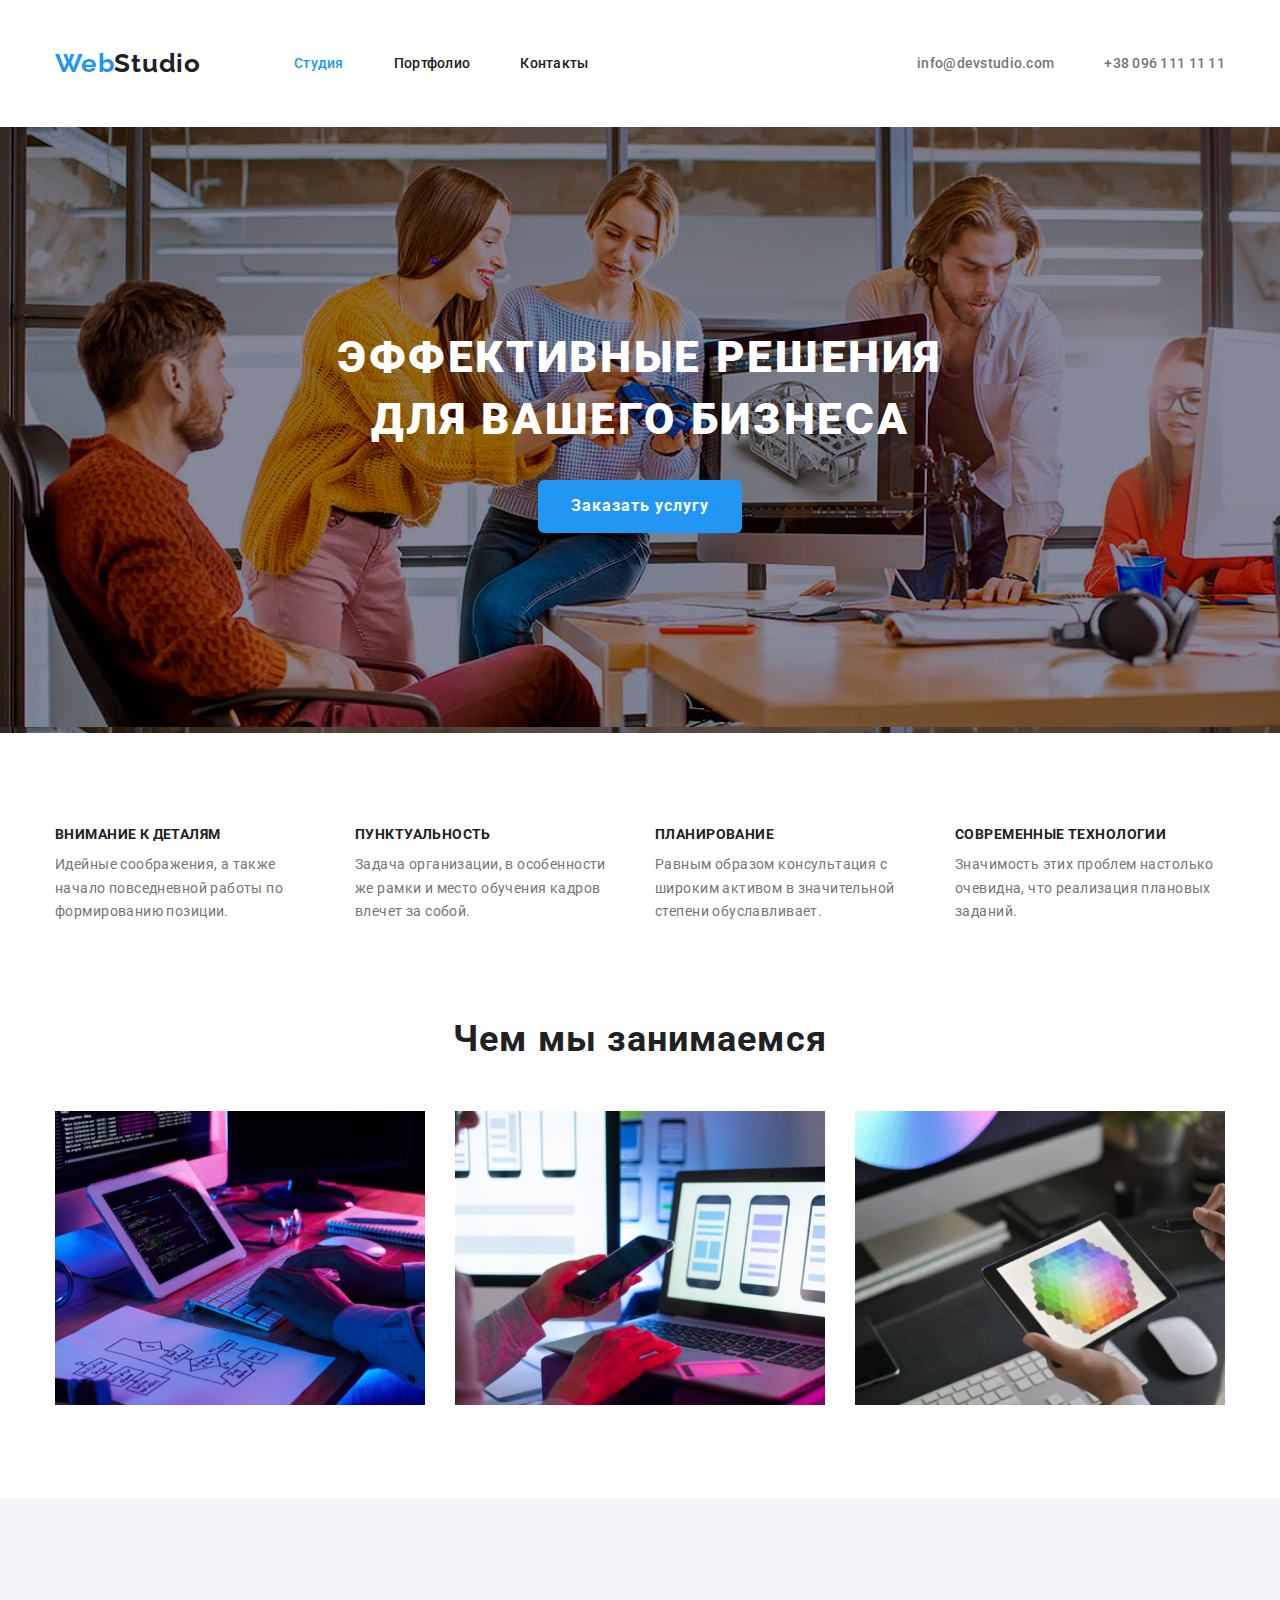
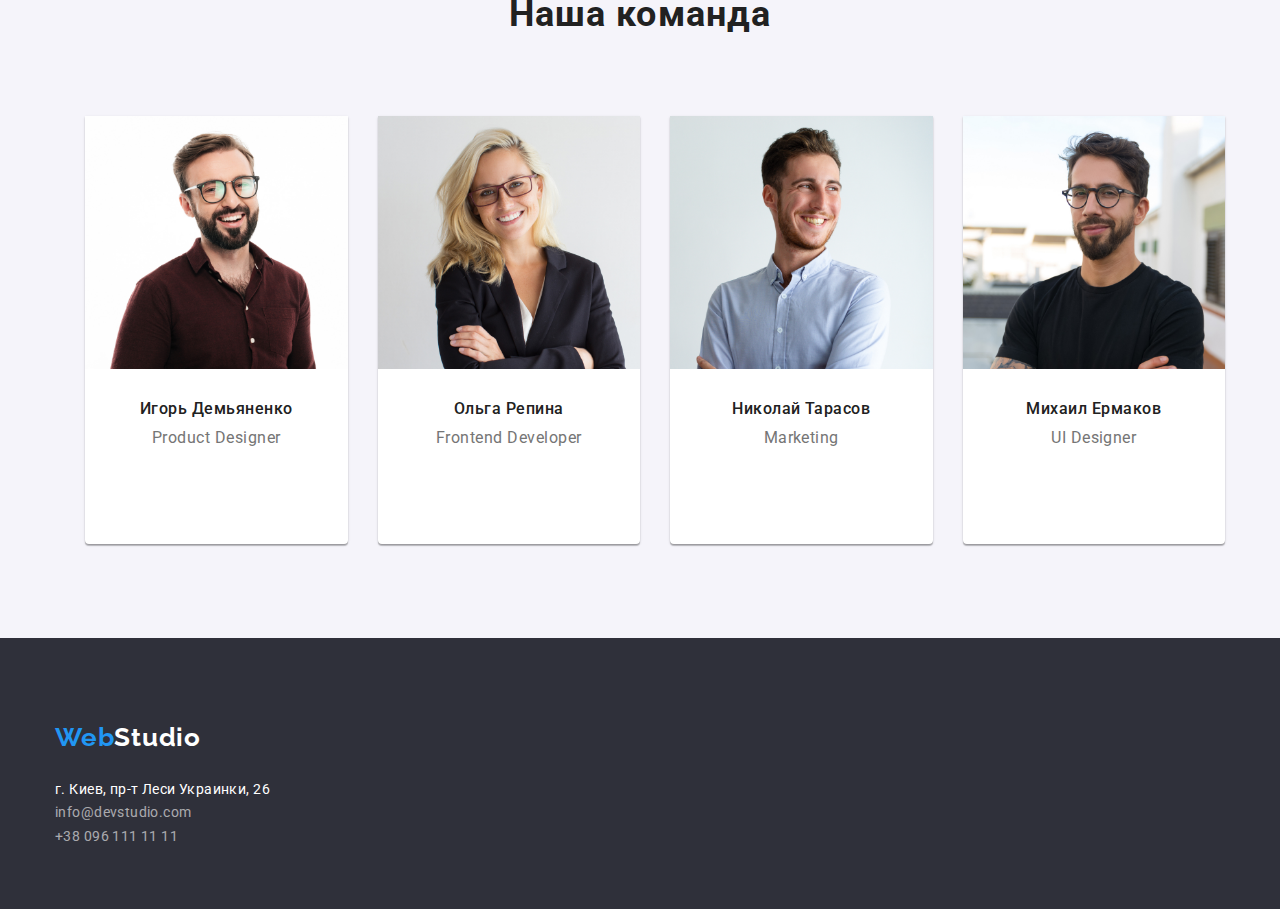
<file: index.html>
<!DOCTYPE html>
<html lang="ru">
  <head>
    <meta charset="UTF-8" />
    <meta name="viewport" content="width=device-width, initial-scale=1.0" />
    <title>Document</title>
    <link rel="preconnect" href="https://fonts.gstatic.com" />
    <link
      href="https://fonts.googleapis.com/css2?family=Raleway:wght@700&family=Roboto:wght@400;500;700;900&display=swap"
      rel="stylesheet"
    />
    <link
      rel="stylesheet"
      href="https://cdnjs.cloudflare.com/ajax/libs/modern-normalize/1.0.0/modern-normalize.min.css"
    />
    <link rel="stylesheet" href="./css/common.css" />
    <link rel="stylesheet" href="./css/main.css" />
  </head>
  <body>
    <!--Шапка сайта-->
    <header class="header">
      <div class="container header-container">
        <nav class="navigation">
          <a lang="en" href="./index.html" class="logo"
            >Web<span class="studio">Studio</span></a
          >

          <ul class="nav-list list">
            <li class="item"><a href="" class="link current">Студия</a></li>
            <li class="item">
              <a
                href="./portfolio.html"
                class="link"
                target="_blank"
                rel="noopener noreferrer"
                >Портфолио</a
              >
            </li>
            <li class="item"><a href="" class="link">Контакты</a></li>
          </ul>
        </nav>

        <ul class="contact-nav list">
          <li class="item">
            <a href="mailto:info@devstudio.com" class="link"
              >info@devstudio.com</a
            >
          </li>
          <li class="item">
            <a href="tel:+380961111111" class="link">+38 096 111 11 11</a>
          </li>
        </ul>
      </div>
    </header>

    <main>
      <!--Герой-->
      <section class="hero">
        <div class="container">
          <h1 class="hero-title">Эффективные решения для вашего бизнеса</h1>
          <button type="button">Заказать услугу</button>
        </div>
      </section>

      <!--Преимущества-->
      <section class="features-section">
        <div class="container features-container">
          <h2 class="section-title visually-hidden">Преимущества</h2>
          <ul class="feature-list list">
            <li class="item">
              <h3 class="title">Внимание к деталям</h3>
              <p class="text">
                Идейные соображения, а также начало повседневной работы по
                формированию позиции.
              </p>
            </li>
            <li class="item">
              <h3 class="title">Пунктуальность</h3>
              <p class="text">
                Задача организации, в особенности же рамки и место обучения
                кадров влечет за собой.
              </p>
            </li>
            <li class="item">
              <h3 class="title">Планирование</h3>
              <p class="text">
                Равным образом консультация с широким активом в значительной
                степени обуславливает.
              </p>
            </li>
            <li class="item">
              <h3 class="title">Современные технологии</h3>
              <p class="text">
                Значимость этих проблем настолько очевидна, что реализация
                плановых заданий.
              </p>
            </li>
          </ul>
        </div>
      </section>

      <!--Чем мы занимаемся-->
      <section class="works-section section">
        <div class="container">
          <h2 class="section-title">Чем мы занимаемся</h2>
          <ul class="works-list list">
            <li class="item">
              <img
                src="./images/works/work-tablet.jpg"
                alt="Человек работает за компьютером"
                height="294"
                width="370"
              />
            </li>
            <li class="item">
              <img
                src="./images/works/work-laptop.jpg"
                alt="Человек смотрит в телефон"
                height="294"
                width="370"
              />
            </li>
            <li class="item">
              <img
                src="./images/works/work-comp.jpg"
                alt="Человек работает с планшетом"
                height="294"
                width="370"
              />
            </li>
          </ul>
        </div>
      </section>

      <!--Наша команда-->
      <section class="section team">
        <div class="container">
          <h2 class="section-title">Наша команда</h2>
          <ul class="team-list list">
            <li class="item">
              <img
                src="./images/team/product-designer.jpg"
                alt="Фото Игоря Демьяненко - продакт дизайнера"
                height="260"
                width="270"
              />
              <div class="description">
                <h3 class="title">Игорь Демьяненко</h3>
                <p class="text">Product Designer</p>
              </div>
            </li>
            <li class="item">
              <img
                src="./images/team/frontend-developer.jpg"
                alt="Фото Ольги Репиной - фронтенд разработчика"
                height="260"
                width="270"
              />
              <div class="description">
                <h3 class="title">Ольга Репина</h3>
                <p class="text">Frontend Developer</p>
              </div>
            </li>

            <li class="item">
              <img
                src="./images/team/marketing.jpg"
                alt="Фото Николая Тарасова - маркетинг"
                height="260"
                width="270"
              />
              <div class="description">
                <h3 class="title">Николай Тарасов</h3>
                <p class="text">Marketing</p>
              </div>
            </li>
            <li class="item">
              <img
                src="./images/team/ui-designer.jpg"
                alt="Фото Михаила Ермакова - ui дизайнера"
                height="260"
                width="270"
              />
              <div class="description">
                <h3 class="title">Михаил Ермаков</h3>
                <p class="text">UI Designer</p>
              </div>
            </li>
          </ul>
        </div>
      </section>
    </main>

    <!--Футер-->
    <footer class="footer">
      <div class="container">
        <div class="box">
          <a href="" lang="en" class="logo"
            >Web<span lang="en" class="studio-dark-theme">Studio</span></a
          >

          <ul class="contact-info list">
            <li>
              <a href="" class="address">г. Киев, пр-т Леси Украинки, 26</a>
            </li>
            <li>
              <a href="mailto:info@devstudio.com" class="contact"
                >info@devstudio.com</a
              >
            </li>
            <li>
              <a href="tel:+380961111111" class="contact">+38 096 111 11 11</a>
            </li>
          </ul>
        </div>
      </div>
    </footer>
  </body>
</html>
</file>
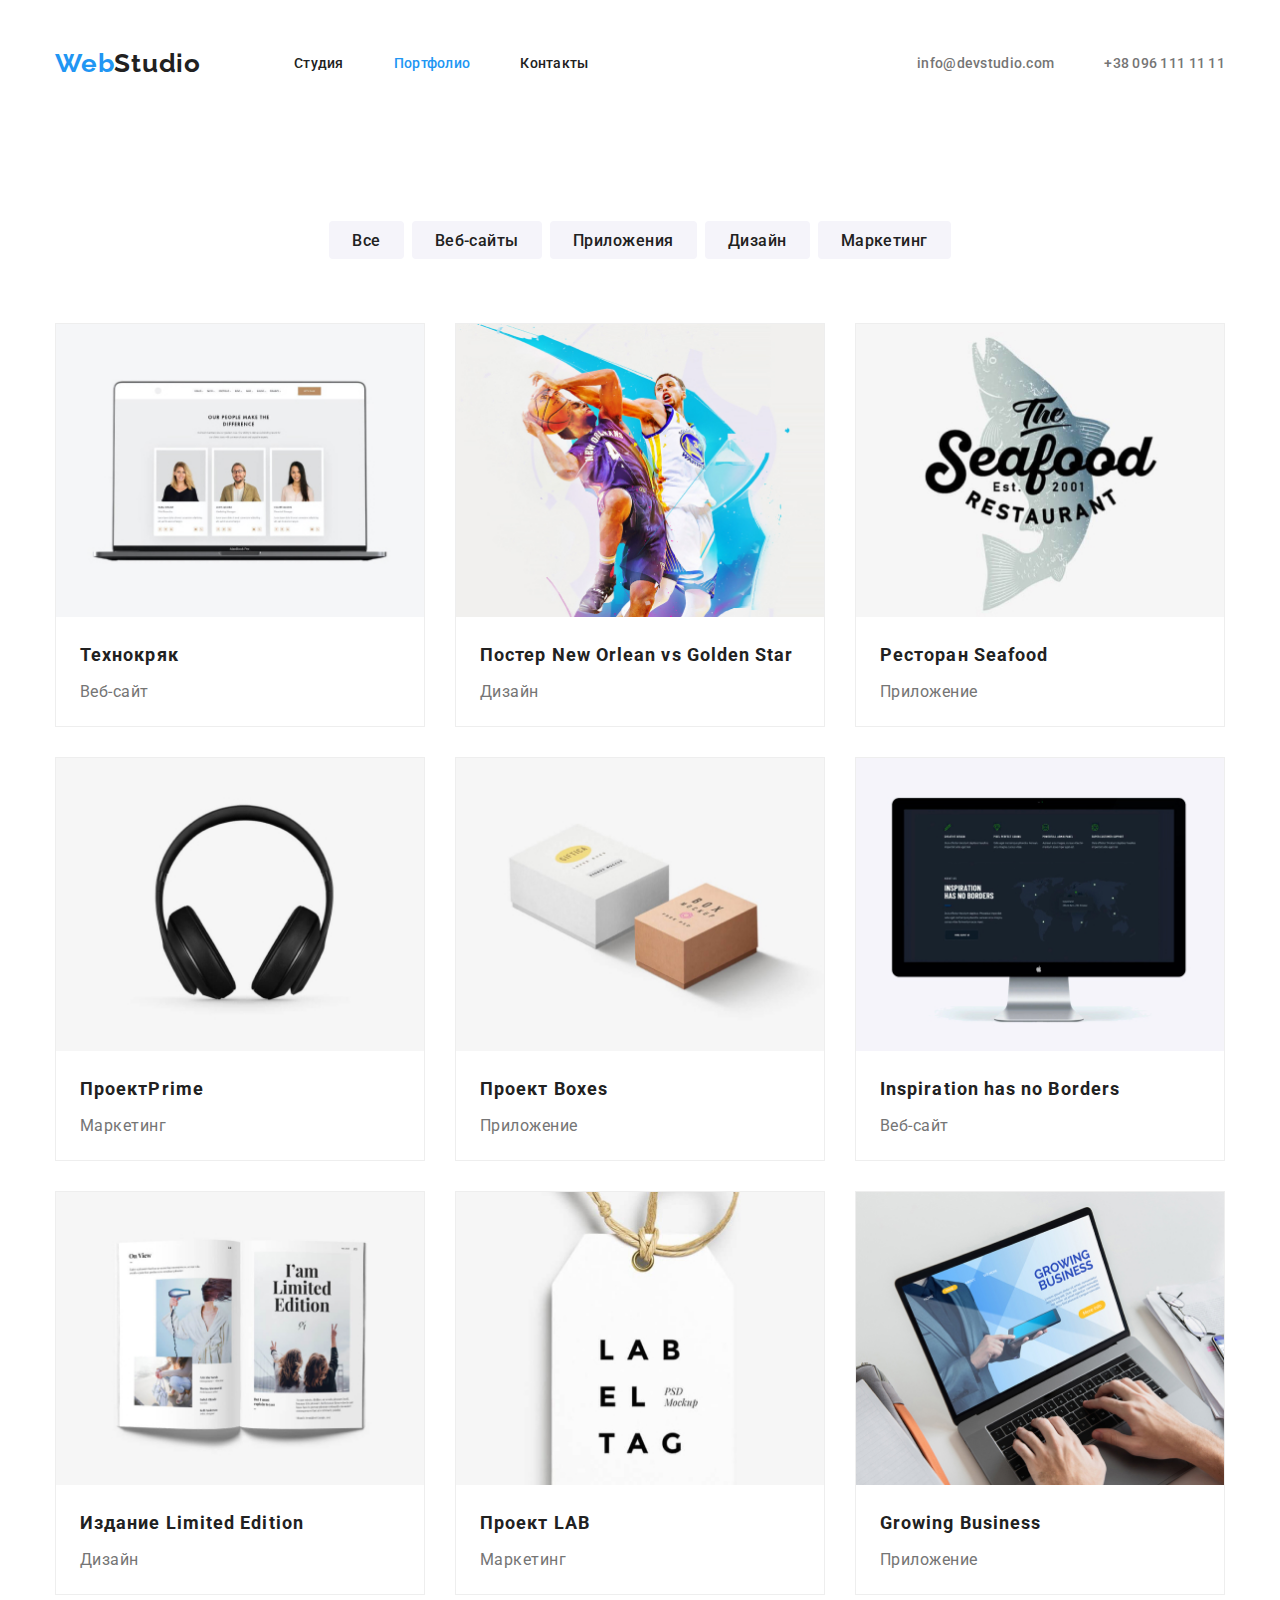
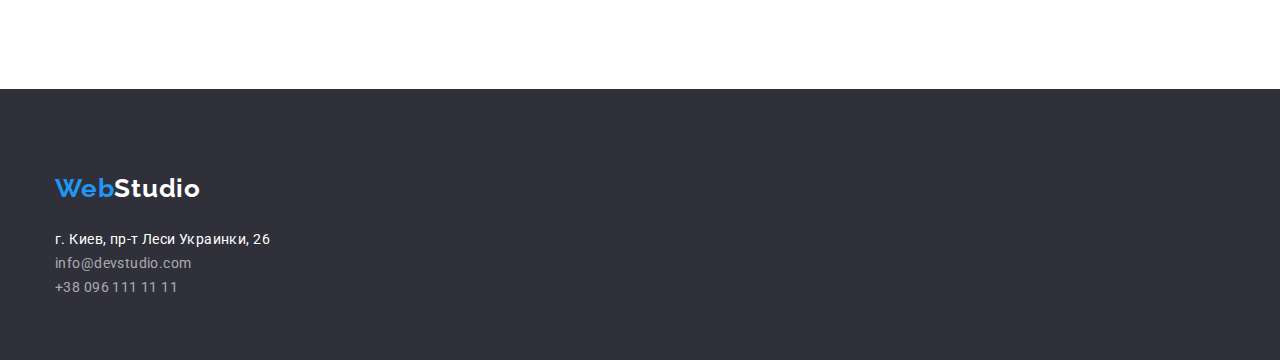
<file: portfolio.html>
<!DOCTYPE html>
<html lang="en">
  <head>
    <meta charset="UTF-8" />
    <meta name="viewport" content="width=device-width, initial-scale=1.0" />
    <title>Document</title>
    <link rel="preconnect" href="https://fonts.gstatic.com" />
    <link
      href="https://fonts.googleapis.com/css2?family=Raleway:wght@700&family=Roboto:wght@400;500;700;900&display=swap"
      rel="stylesheet"
    />
    <link
      rel="stylesheet"
      href="https://cdnjs.cloudflare.com/ajax/libs/modern-normalize/1.0.0/modern-normalize.min.css"
    />
    <link rel="stylesheet" href="./css/common.css" />
    <link rel="stylesheet" href="./css/portfolio.css" />
  </head>
  <body>
    <header class="header">
      <div class="container header-container">
        <nav class="navigation">
          <a lang="en" href="./index.html" class="logo"
            >Web<span class="studio">Studio</span></a
          >

          <ul class="nav-list list">
            <li class="item">
              <a
                href="./index.html"
                class="link"
                target="_blank"
                rel="noopener noreferrer"
                >Студия</a
              >
            </li>
            <li class="item">
              <a href="./portfolio.html" class="link current">Портфолио</a>
            </li>
            <li class="item"><a href="" class="link">Контакты</a></li>
          </ul>
        </nav>

        <ul class="contact-nav list">
          <li class="item">
            <a href="mailto:info@devstudio.com" class="link"
              >info@devstudio.com</a
            >
          </li>
          <li class="item">
            <a href="tel:+380961111111" class="link">+38 096 111 11 11</a>
          </li>
        </ul>
      </div>
    </header>

    <main>
      <section class="section">
        <div class="container">
          <h2 class="section-title visually-hidden">Наши проекты</h2>
          <ul class="filters-list list">
            <li class="item">
              <button type="button" class="button">Все</button>
            </li>
            <li class="item">
              <button type="button" class="button">Веб-сайты</button>
            </li>
            <li class="item">
              <button type="button" class="button">Приложения</button>
            </li>
            <li class="item">
              <button type="button" class="button">Дизайн</button>
            </li>
            <li class="item">
              <button type="button" class="button">Маркетинг</button>
            </li>
          </ul>
        </div>

        <div class="container">
          <ul class="projects-list list">
            <li class="item">
              <a href="" class="link">
                <div>
                  <img
                    src="./images/portfolio/tech-website.jpg"
                    alt="фото веб-сайта Технокряк"
                    width="370"
                    height="294"
                  />
                </div>
                <div class="description">
                  <h3 class="title">Технокряк</h3>
                  <p class="text">Веб-сайт</p>
                </div>
              </a>
            </li>

            <li class="item">
              <a href="" class="link">
                <div>
                  <img
                    src="./images/portfolio/basketball-poster.jpg"
                    alt="дизайн постера игры New Orlean vs Golden Star"
                    width="370"
                    height="294"
                  />
                </div>
                <div class="description">
                  <h3 class="title">
                    Постер <span lang="en">New Orlean vs Golden Star</span>
                  </h3>
                  <p class="text">Дизайн</p>
                </div>
              </a>
            </li>

            <li class="item">
              <a href="" class="link">
                <div>
                  <img
                    src="./images/portfolio/seafood-restaurant.jpg"
                    alt="приложение для ресторана Seafood"
                    width="370"
                    height="294"
                  />
                </div>
                <div class="description">
                  <h3 class="title">Ресторан <span lang="en">Seafood</span></h3>
                  <p class="text">Приложение</p>
                </div>
              </a>
            </li>

            <li class="item">
              <a href="" class="link">
                <div>
                  <img
                    src="images/portfolio/prime-project.jpg"
                    alt="маркетинг проект Prime"
                    width="370"
                    height="294"
                  />
                </div>
                <div class="description">
                  <h3 class="title">Проект<span lang="en">Prime</span></h3>
                  <p class="text">Маркетинг</p>
                </div>
              </a>
            </li>

            <li class="item">
              <a href="" class="link">
                <div>
                  <img
                    src="./images/portfolio/box-project.jpg"
                    alt="приложение для проекта Boxes"
                    width="370"
                    height="294"
                  />
                </div>
                <div class="description">
                  <h3 class="title">Проект <span lang="en">Boxes</span></h3>
                  <p class="text">Приложение</p>
                </div>
              </a>
            </li>

            <li class="item">
              <a href="" class="link">
                <div>
                  <img
                    src="./images/portfolio/inspiration-website.jpg"
                    alt="фото веб-сайта Inspiration has no Borders"
                    width="370"
                    height="294"
                  />
                </div>
                <div class="description">
                  <h3 class="title" lang="en">Inspiration has no Borders</h3>
                  <p class="text">Веб-сайт</p>
                </div>
              </a>
            </li>

            <li class="item">
              <a href="" class="link">
                <div>
                  <img
                    src="./images/portfolio/magazine-design.jpg"
                    alt="дизайн журнала Limited Edition"
                    width="370"
                    height="294"
                  />
                </div>
                <div class="description">
                  <h3 class="title">
                    Издание <span lang="en">Limited Edition</span>
                  </h3>
                  <p class="text">Дизайн</p>
                </div>
              </a>
            </li>

            <li class="item">
              <a href="" class="link">
                <div>
                  <img
                    src="./images/portfolio/lab-project.jpg"
                    alt="маркетинг проект LAB"
                    width="370"
                    height="294"
                  />
                </div>
                <div class="description">
                  <h3 class="title">Проект <span lang="en">LAB</span></h3>
                  <p class="text">Маркетинг</p>
                </div>
              </a>
            </li>

            <li class="item">
              <a href="" class="link">
                <div>
                  <img
                    src="./images/portfolio/business-app.jpg"
                    alt="приложение Growing Business"
                    width="370"
                    height="294"
                  />
                </div>
                <div class="description">
                  <h3 class="title" lang="en">Growing Business</h3>
                  <p class="text">Приложение</p>
                </div>
              </a>
            </li>
          </ul>
        </div>
      </section>
    </main>

    <footer class="footer">
      <div class="container">
        <div class="box">
          <a href="" lang="en" class="logo"
            >Web<span lang="en" class="studio-dark-theme">Studio</span></a
          >

          <ul class="contact-info list">
            <li>
              <a href="" class="address">г. Киев, пр-т Леси Украинки, 26</a>
            </li>
            <li>
              <a href="mailto:info@devstudio.com" class="contact"
                >info@devstudio.com</a
              >
            </li>
            <li>
              <a href="tel:+380961111111" class="contact">+38 096 111 11 11</a>
            </li>
          </ul>
        </div>
      </div>
    </footer>
  </body>
</html>
</file>
<file: css/common.css>
/* цвет основного теста: rgba(33, 33, 33, 1) */
/* вторичный цвет текста: rgba(117, 117, 117, 1); */
/* белый цвет: rgba(255, 255, 255, 1); */
/* цвет акцента: rgba(33, 150, 243, 1) */
/* цвет фона: #e5e5e5; */
/* вторичный цвет фона: #F5F4FA */

/* Styles for index.html */

html {
  box-sizing: border-box;
}

*,
*::before,
*::after {
  box-sizing: inherit;
}

:root {
  --primary-text-color: rgba(117, 117, 117, 1);
  --title-color: rgba(33, 33, 33, 1);
  --accent-color: rgba(33, 150, 243, 1);
  --primary-bg-color: #ffffff;
  --white-color: #ffffff;
  --secondary-bg-color: rgb(245, 244, 250);
}

h1,
h2,
h3,
h4,
h5,
h6,
p {
  margin: 0px;
}

body {
  margin: 0px;
  background-color: var(--primary-bg-color);
  color: var(--primary-text-color);
  font-family: "Roboto", sans-serif;
}

.list {
  list-style: none;
  margin: 0px;
  padding: 0px;
}

.section {
  padding-top: 94px;
  padding-bottom: 94px;
}

.container {
  width: 1200px;
  margin-left: auto;
  margin-right: auto;
  padding-left: 15px;
  padding-right: 15px;
}

.section-title {
  color: var(--title-color);
  font-weight: 700;
  font-size: 36px;
  line-height: 1.2;
  text-align: center;
  letter-spacing: 0.03em;
  margin-top: 0px;
  margin-bottom: 50px;
}

.visually-hidden {
  position: absolute !important;
  clip: rect(1px 1px 1px 1px);
  clip: rect(1px, 1px, 1px, 1px);
  padding: 0 !important;
  border: 0 !important;
  height: 1px !important;
  width: 1px !important;
  overflow: hidden;
}

img {
  display: block;
  max-width: 100%;
  height: auto;
}

/* HEADER */

.header {
  background-color: var(--white-color);
}

.logo {
  color: var(--accent-color);
  font-family: "Raleway", sans-serif;
  font-weight: 700;
  font-size: 26px;
  line-height: 1.2;
  letter-spacing: 0.03em;
  text-decoration: none;
}

.studio {
  margin-right: 93px;
  color: var(--title-color);
  font-family: "Raleway", sans-serif;
  font-weight: 700;
  font-size: 26px;
  line-height: 1.2;
  letter-spacing: 0.03em;
}

.logo,
.studio {
  display: inline-block;
  padding-top: 24px;
  padding-bottom: 24px;
}

/* NAVIGATION */

.header-container {
  display: flex;
  align-items: center;
}

.navigation {
  display: flex;
}

.nav-list {
  display: flex;
  align-items: center;
}

.nav-list .link {
  display: block;
  padding-top: 32px;
  padding-bottom: 32px;
  color: var(--title-color);
  font-weight: 500;
  font-size: 14px;
  line-height: 1.1;
  letter-spacing: 0.02em;
  text-decoration: none;
}

.nav-list .item + .item {
  margin-left: 50px;
}

.nav-list .link:hover,
.nav-list .link:focus {
  color: var(--accent-color);
}
.nav-list .link.current {
  color: var(--accent-color);
}

.contact-nav {
  display: flex;
  margin-left: auto;
}

.contact-nav .item + .item {
  margin-left: 50px;
}

.contact-nav .item {
  padding-top: 32px;
  padding-bottom: 32px;
}

.contact-nav .link {
  color: var(--primary-text-color);
  font-weight: 500;
  font-size: 14px;
  line-height: 1.14;
  letter-spacing: 0.02em;
  text-decoration: none;
}
.contact-nav .link:hover,
.contact-nav .link:focus {
  color: var(--accent-color);
}

/* FOOTER */

.footer {
  background-color: #2f303a;
}

.box {
  width: 270px;
}

.contact:hover,
.contact:focus {
  color: var(--accent-color);
}

.footer .container {
  padding-top: 60px;
  padding-bottom: 60px;
}

.studio-dark-theme {
  color: var(--white-color);
}

.footer .address {
  color: var(--white-color);
  font-size: 14px;
  line-height: 1.7;
  letter-spacing: 0.03em;
  text-decoration: none;
  margin-bottom: 9px;
}
.address:hover,
.address:focus {
  color: var(--accent-color);
}

.footer .contact {
  color: rgba(255, 255, 255, 0.6);
  font-size: 14px;
  line-height: 1.7;
  letter-spacing: 0.03em;
  text-decoration: none;
}

.contact:hover,
.contact:focus {
  color: var(--accent-color);
}
</file>
<file: css/main.css>
/* цвет основного теста: rgba(33, 33, 33, 1) */
/* вторичный цвет текста: rgba(117, 117, 117, 1); */
/* белый цвет: rgba(255, 255, 255, 1); */
/* цвет акцента: rgba(33, 150, 243, 1) */
/* цвет фона: #e5e5e5; */
/* вторичный цвет фона: #F5F4FA */

/* Styles for index.html */

/* Hero */

html {
  box-sizing: border-box;
}

*,
*::before,
*::after {
  box-sizing: inherit;
}

.hero {
  background-image: url(../images/hero-img.jpg);
  background-color: #2f303a;
  text-align: center;
  margin-bottom: 0px;
  padding-top: 200px;
  padding-bottom: 200px;
}
.hero .container {
  max-width: 700px;
  margin-right: auto;
  margin-left: auto;
}

/* Button */
button {
  border-radius: 6px;
  border: 1px solid transparent;
  padding: 10px 32px;
  min-width: 200px;
  color: var(--white-color);
  background-color: var(--accent-color);
  font-weight: 700;
  font-size: 16px;
  line-height: 1.9;
  letter-spacing: 0.06em;
  text-decoration: none;
}
button:hover {
  background-color: rgba(24, 140, 232, 1);
}

.hero-title {
  margin-top: 0px;
  margin-bottom: 30px;
  color: var(--white-color);
  font-weight: 900;
  font-size: 44px;
  line-height: 1.4;
  text-align: center;
  letter-spacing: 0.06em;
  text-transform: uppercase;
}

/* Section */

/* Features */

.features-section {
  padding-top: 94px;
  padding-bottom: 47px;
}
.feature-list {
  display: flex;
  flex-wrap: wrap;
  margin-top: -30px;
  margin-left: -30px;
}

.feature-list .item {
  width: calc(100% / 4 - 30px);
  margin-top: 30px;
  margin-left: 30px;
}

.feature-list .title {
  margin-top: 0px;
  margin-bottom: 10px;
}
.feature-list .text {
  margin-top: 0px;
  margin-bottom: 0px;
}

.feature-list .title {
  color: var(--title-color);
  font-weight: 700;
  font-size: 14px;
  line-height: 1.14;
  letter-spacing: 0.03em;
  text-transform: uppercase;
}
.feature-list .text {
  font-size: 14px;
  line-height: 1.7;
  letter-spacing: 0.03em;
}

/* Works */

.works-section {
  padding-top: 47px;
}
.works-list {
  display: flex;
  flex-wrap: wrap;
  margin-top: -30px;
  margin-left: -30px;
}

.works-list .item {
  width: calc(100% / 3 - 30px);
  margin-top: 30px;
  margin-left: 30px;
}

/* Team */

.team {
  background-color: var(--secondary-bg-color);
  margin-bottom: 0px;
}

.team-list {
  display: flex;
  flex-wrap: wrap;
}

.team-list .item {
  width: calc(100% / 4 - 30px);
  height: 428px;
  margin-top: -30px;
  nav-left: -30px;
  background-color: var(--white-color);
  box-shadow: 0px 1px 3px rgba(0, 0, 0, 0.12), 0px 1px 1px rgba(0, 0, 0, 0.14),
    0px 2px 1px rgba(0, 0, 0, 0.2);
  border-radius: 0px 0px 4px 4px;
}

.team-list .item {
  margin-top: 30px;
  margin-left: 30px;
}

.team-list .title {
  margin-bottom: 10px;
  color: var(--title-color);
  font-weight: 500;
  font-size: 16px;
  line-height: 1.2;
  text-align: center;
  letter-spacing: 0.03em;
}

.team-list .text {
  font-weight: 400;
  font-size: 16px;
  line-height: 1.2;
  text-align: center;
  letter-spacing: 0.03em;
}

.team-list .description {
  padding-top: 30px;
  padding-bottom: 30px;
  padding-left: 30px;
  padding-right: 30px;
}
</file>
<file: css/portfolio.css>
/* styles for portfolio.html */

/* Section filters */

html {
  box-sizing: border-box;
}

*,
*::before,
*::after {
  box-sizing: inherit;
}

main {
  background-color: #ffffff;
}

.filters-list {
  display: flex;
  justify-content: center;
  margin-bottom: 56px;
}
.filters-list .item + .item {
  margin-left: 8px;
}
.filters-list .button {
  color: var(--title-color);
  background-color: #f5f4fa;
  font-weight: 500;
  font-size: 16px;
  line-height: 1.6;
  text-align: center;
  letter-spacing: 0.03em;

  display: inline-block;
  min-width: 73px;
  height: 38px;
  border-radius: 4px;
  border: 1px solid transparent;
  padding: 6px 22px;
  margin-bottom: 8px;
}
.filters-list .button:hover,
.filters-list .button:focus {
  color: var(--white-color);
  background-color: var(--accent-color);
}

.projects-list {
  display: flex;
  flex-wrap: wrap;
  margin-left: -30px;
  margin-top: -30px;
}
.projects-list .item {
  flex-basis: calc(100% / 3 - 30px);
  height: 404px;
  margin-left: 30px;
  margin-top: 30px;
  border: 1px solid #eeeeee;
  background: var(--white-color);
}

.projects-list .item:nth-child(3n) {
  margin-right: 0px;
}
.projects-list .item:nth-last-child(-n + 3) {
  margin-bottom: 0px;
}

.description {
  padding-top: 20px;
  padding-bottom: 20px;
  padding-left: 24px;
  padding-right: 24px;
}

.projects-list .title {
  color: var(--title-color);
  font-weight: 700;
  font-size: 18px;
  line-height: 2;
  letter-spacing: 0.06em;
  margin-top: 0px;
  margin-bottom: 4px;
}
.projects-list .text {
  color: var(--primary-text-color);
  font-size: 16px;
  line-height: 1.9;
  letter-spacing: 0.03em;
  text-decoration: none;
  margin-top: 0px;
  margin-bottom: 0px;
}

.link {
  text-decoration: none;
}
</file>
